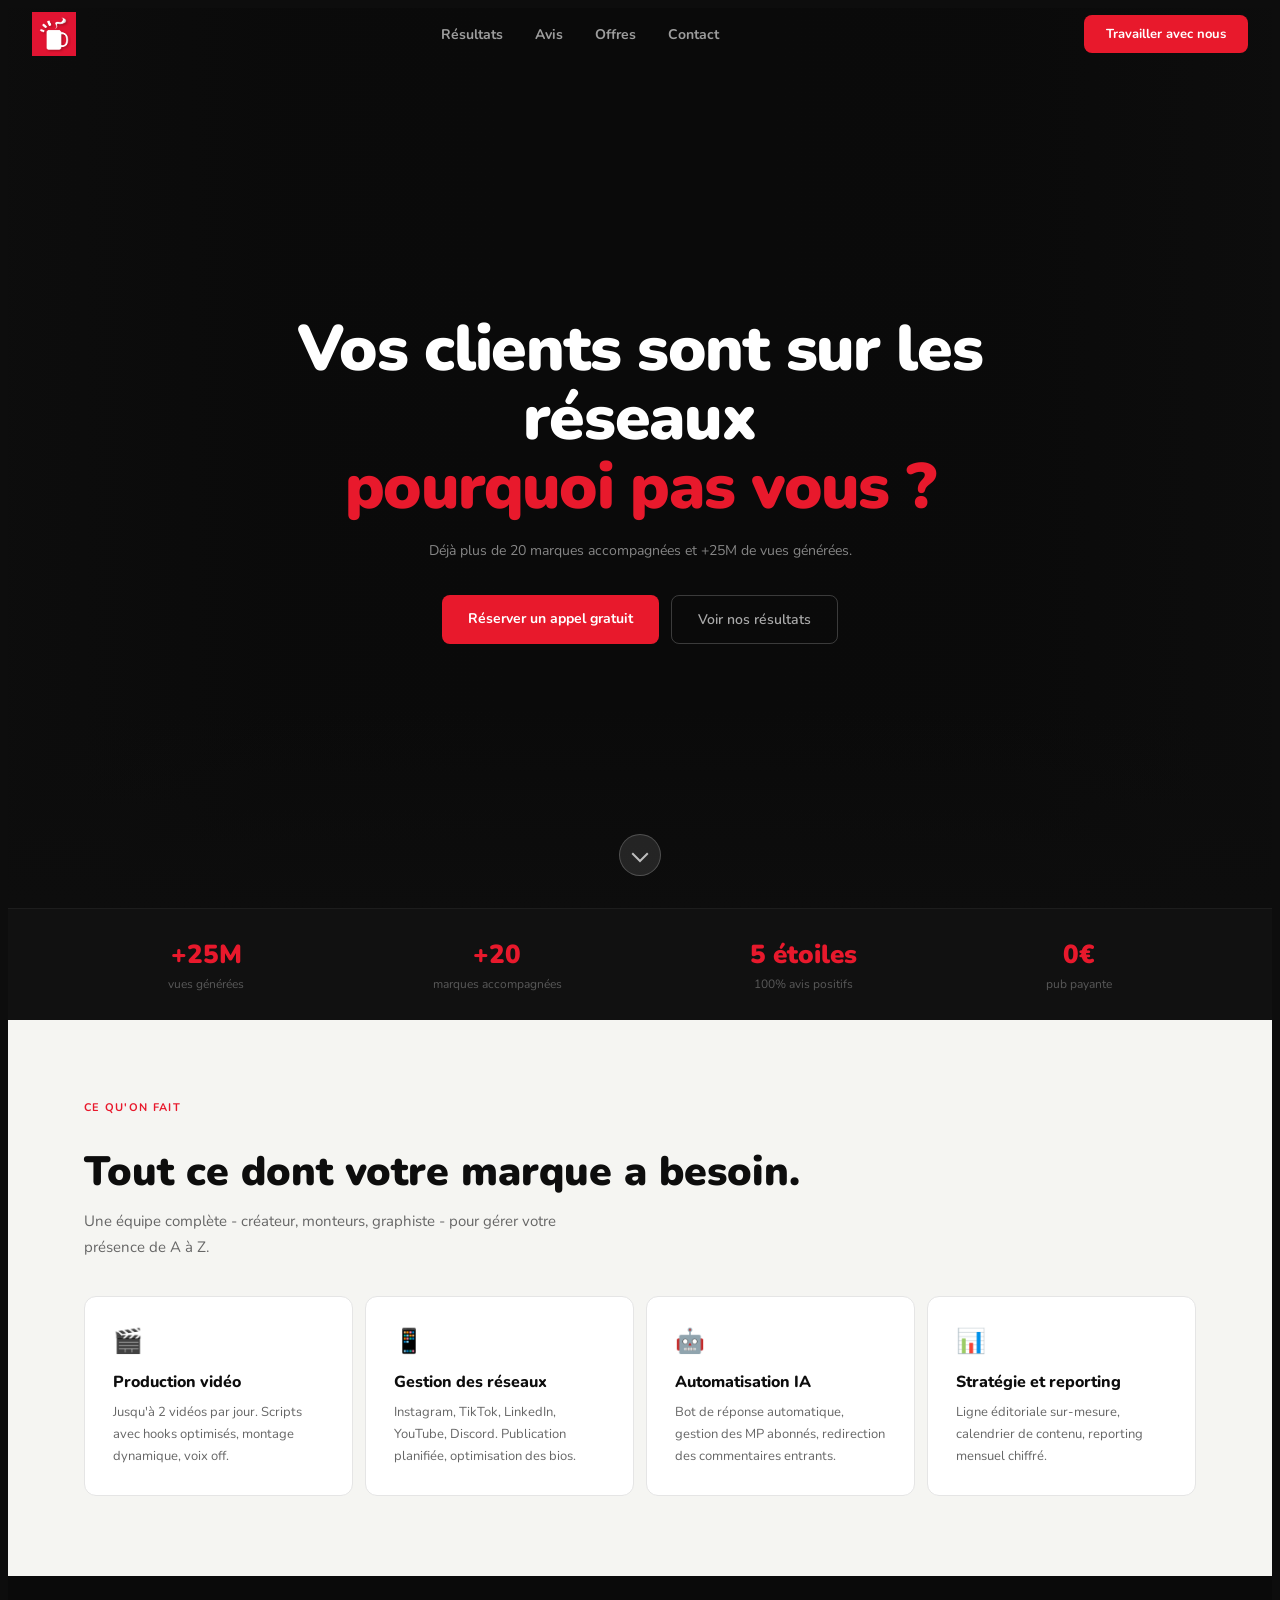
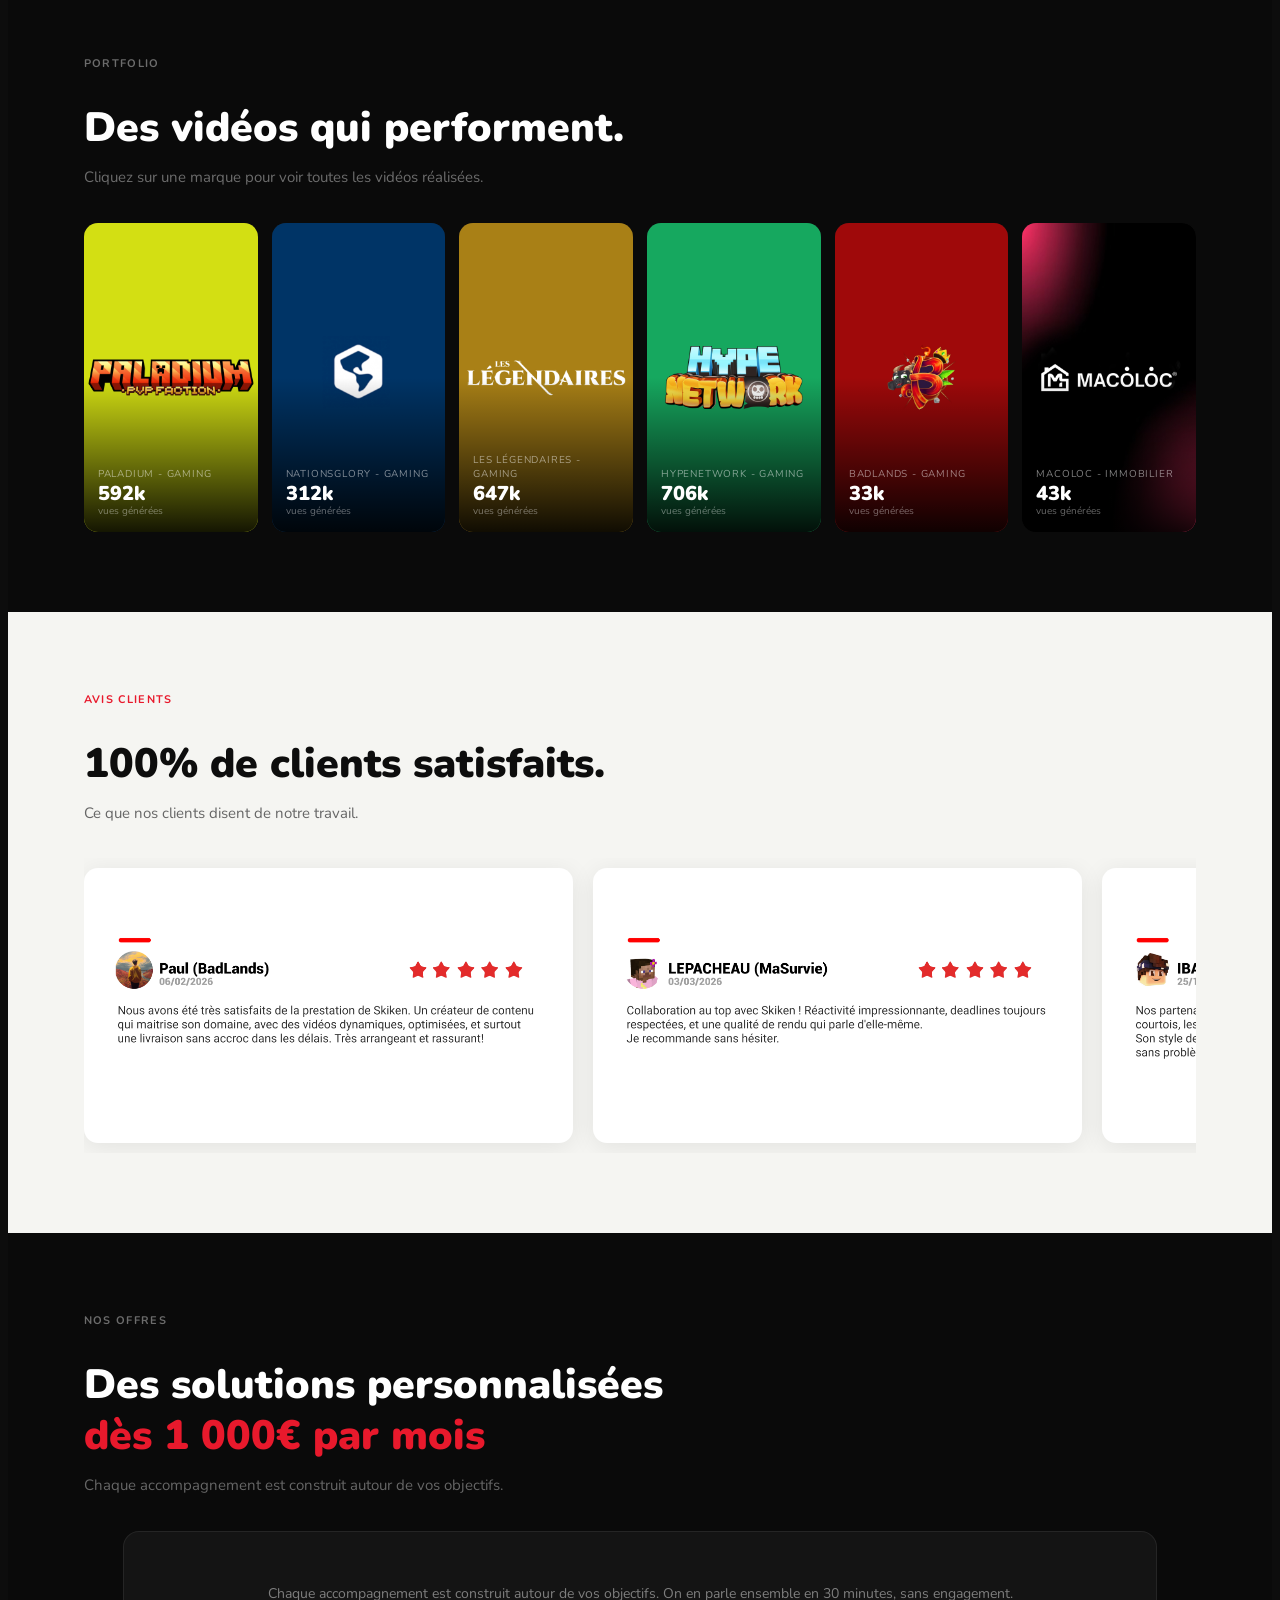
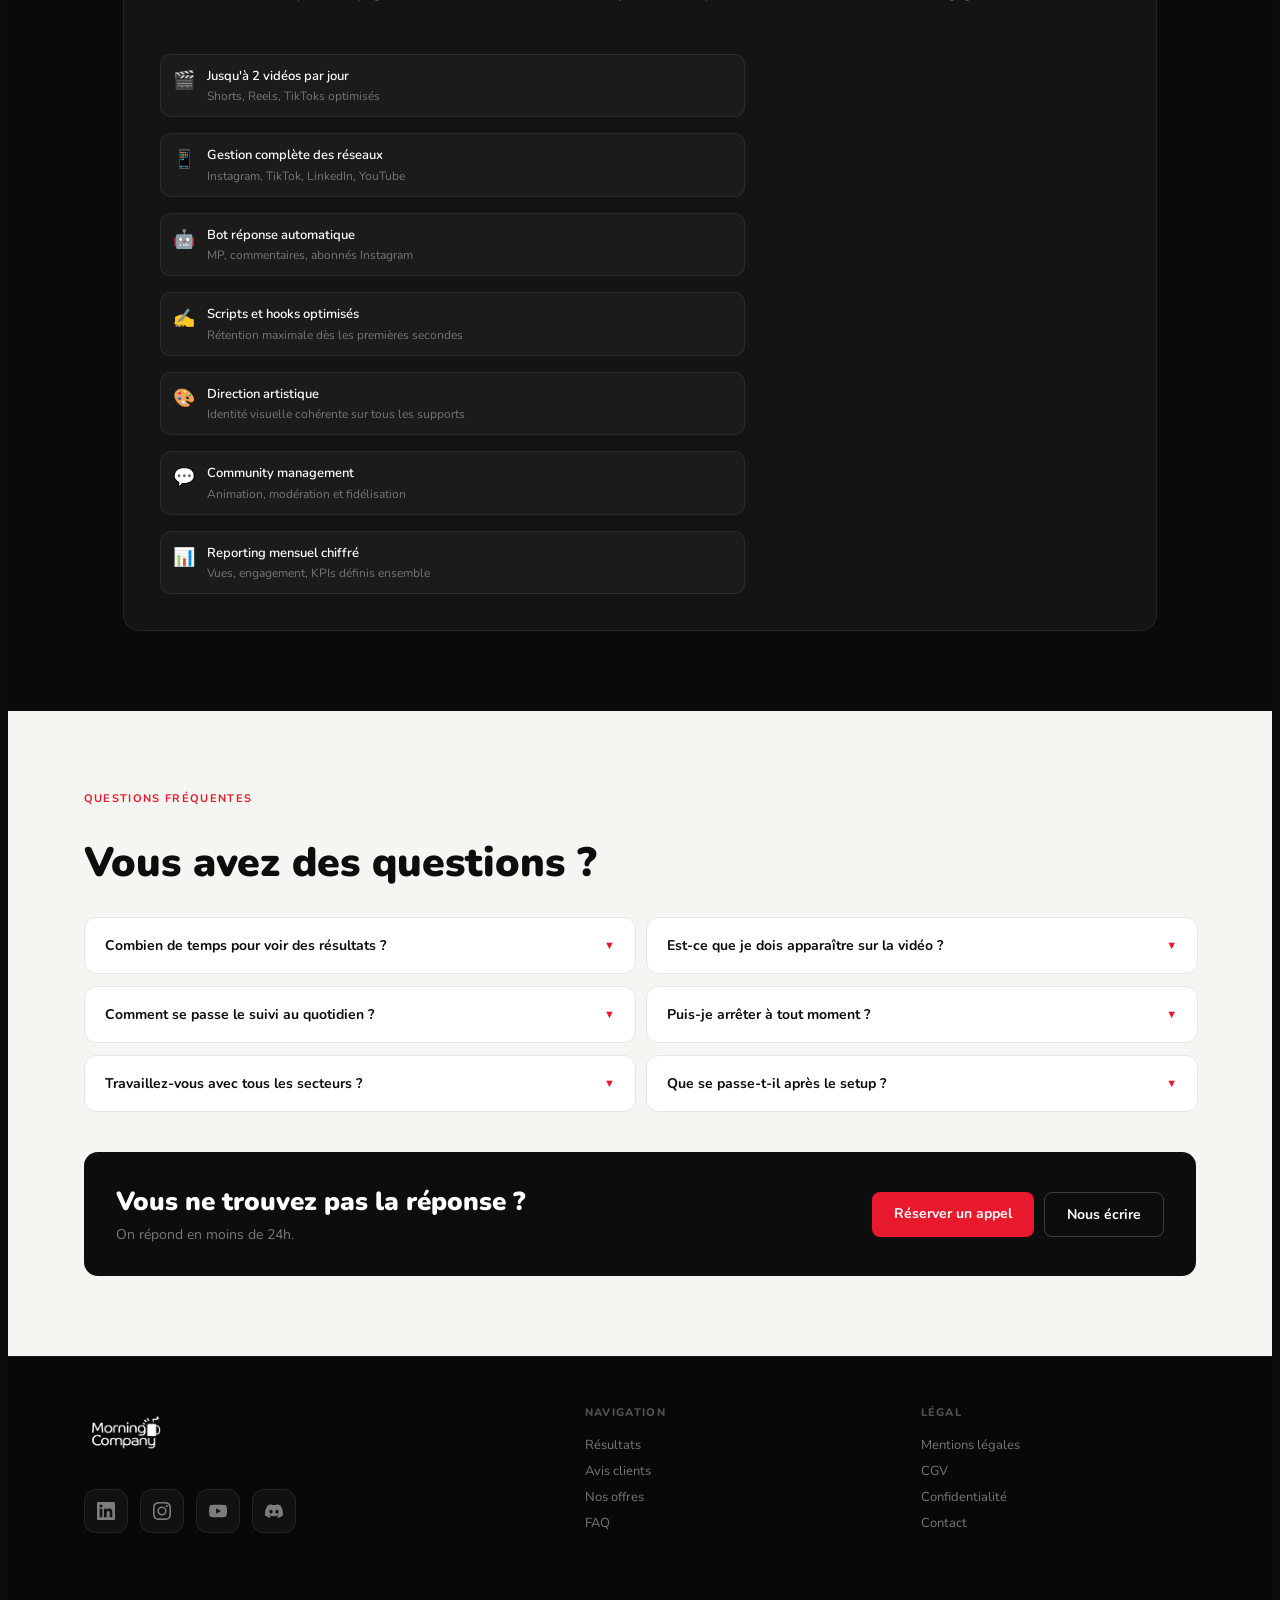
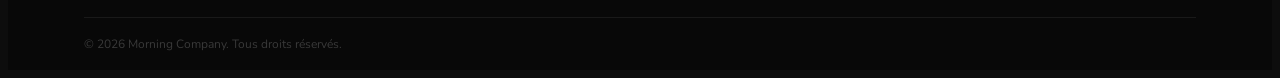
<file: index.html>
<!DOCTYPE html>
<html lang="fr">
<head>
<meta charset="UTF-8">
<meta name="viewport" content="width=device-width, initial-scale=1.0">
<title>Morning Company : Agence UGC</title>
<meta name="description" content="Morning Company : Agence UGC">
<link rel="icon" type="image/png" href="images/morning/logo-tasse.png">
<link rel="preconnect" href="https://fonts.googleapis.com">
<link href="https://fonts.googleapis.com/css2?family=Nunito:wght@400;500;600;700;800;900&display=swap" rel="stylesheet">
<link rel="stylesheet" href="style.css">
</head>
<!-- Google tag (gtag.js) -->
<script async src="https://www.googletagmanager.com/gtag/js?id=G-R1ZDBM3655"></script>
<script>
  window.dataLayer = window.dataLayer || [];
  function gtag(){dataLayer.push(arguments);}
  gtag('js', new Date());

  gtag('config', 'G-R1ZDBM3655');
</script>
<body>
<script src="load.js"></script>
<div id="header"></div>

<!-- HERO -->
<div class="hero">
  <div class="bg-carousel">
    <div class="bg-track" id="bgTrack1"></div>
    <div class="bg-track" id="bgTrack2"></div>
  </div>
  <div class="hero-ov-dark"></div>
  <div class="hero-ov-sides"></div>
  <div class="hero-ov-bottom"></div>
  <div class="hero-content">
    <h1>
      <span class="hero-line-1">Vos clients sont sur les réseaux</span>
      <span class="hero-line-2">pourquoi pas vous ?</span>
    </h1>
    <p class="hero-sub">Déjà plus de 20 marques accompagnées et +25M de vues générées.</p>
    <div class="hero-btns">
      <a href="https://calendly.com/contact-morningcompany/30min" target="_blank" class="btn-red">Réserver un appel gratuit</a>
      <a href="#resultats" class="btn-ghost">Voir nos résultats</a>
    </div>
  </div>
  <div class="scroll-hint" id="scrollHint">
    <div class="scroll-arrow-wrap"><div class="scroll-arrow"></div></div>
  </div>
</div>

<!-- STATS -->
<div class="stats-bar">
  <div class="stat"><div class="stat-n">+25M</div><div class="stat-l">vues générées</div></div>
  <div class="stat"><div class="stat-n">+20</div><div class="stat-l">marques accompagnées</div></div>
  <div class="stat"><div class="stat-n">5 étoiles</div><div class="stat-l">100% avis positifs</div></div>
  <div class="stat"><div class="stat-n">0€</div><div class="stat-l">pub payante</div></div>
</div>

<!-- SERVICES -->
<section class="section-gray" id="services">
  <div class="s-label s-label-dk">Ce qu'on fait</div>
  <h2 class="s-title s-title-dk">Tout ce dont votre marque a besoin.</h2>
  <p class="s-sub s-sub-dk" style="margin-bottom:36px">Une équipe complète - créateur, monteurs, graphiste - pour gérer votre présence de A à Z.</p>
  <div class="svc-grid">
    <div class="svc svc-light"><div class="svc-icon">🎬</div><div class="svc-name svc-name-dk">Production vidéo</div><div class="svc-desc svc-desc-dk">Jusqu'à 2 vidéos par jour. Scripts avec hooks optimisés, montage dynamique, voix off.</div></div>
    <div class="svc svc-light"><div class="svc-icon">📱</div><div class="svc-name svc-name-dk">Gestion des réseaux</div><div class="svc-desc svc-desc-dk">Instagram, TikTok, LinkedIn, YouTube, Discord. Publication planifiée, optimisation des bios.</div></div>
    <div class="svc svc-light"><div class="svc-icon">🤖</div><div class="svc-name svc-name-dk">Automatisation IA</div><div class="svc-desc svc-desc-dk">Bot de réponse automatique, gestion des MP abonnés, redirection des commentaires entrants.</div></div>
    <div class="svc svc-light"><div class="svc-icon">📊</div><div class="svc-name svc-name-dk">Stratégie et reporting</div><div class="svc-desc svc-desc-dk">Ligne éditoriale sur-mesure, calendrier de contenu, reporting mensuel chiffré.</div></div>
  </div>
</section>

<!-- PORTFOLIO -->
<section class="section-dark" id="resultats">
  <div class="s-label s-label-w">Portfolio</div>
  <h2 class="s-title s-title-w">Des vidéos qui performent.</h2>
  <p class="s-sub" style="margin-bottom:32px">Cliquez sur une marque pour voir toutes les vidéos réalisées.</p>
  <div class="port-grid">
    <div class="port-card" data-url="https://www.youtube.com/watch?v=IuIV3Cb0Mqs&list=PL3CdIvZmviUSHH9ybdQ5RD9KAFREJdEhq">
      <img class="port-thumb" src="images/presse/cover_paladium.jpg" alt="Paladium" loading="eager" onerror="if(this.src.includes('.jpg')){this.src=this.src.replace('.jpg','.png')}else{this.style.display='none'}">
      <div class="port-card-cursor"><div class="port-card-cursor-circle">▶</div></div>
      <div class="port-overlay"><div class="port-client-name">Paladium - Gaming</div><div class="port-stat">592k</div><div class="port-label">vues générées</div></div>
    </div>
    <div class="port-card" data-url="https://www.youtube.com/watch?v=nqMRZmwl0QE&list=PL3CdIvZmviURuCTDnUMGKYgmgR4g9nV1Y">
      <img class="port-thumb" src="images/presse/cover_nationsglory.jpg" alt="NationsGlory" loading="eager" onerror="if(this.src.includes('.jpg')){this.src=this.src.replace('.jpg','.png')}else{this.style.display='none'}">
      <div class="port-card-cursor"><div class="port-card-cursor-circle">▶</div></div>
      <div class="port-overlay"><div class="port-client-name">NationsGlory - Gaming</div><div class="port-stat">312k</div><div class="port-label">vues générées</div></div>
    </div>
    <div class="port-card" data-url="https://www.youtube.com/@tsumablox">
      <img class="port-thumb" src="images/presse/cover_legendaires.jpg" alt="Les Légendaires" loading="eager" onerror="if(this.src.includes('.jpg')){this.src=this.src.replace('.jpg','.png')}else{this.style.display='none'}">
      <div class="port-card-cursor"><div class="port-card-cursor-circle">▶</div></div>
      <div class="port-overlay"><div class="port-client-name">Les Légendaires - Gaming</div><div class="port-stat">647k</div><div class="port-label">vues générées</div></div>
    </div>
    <div class="port-card" data-url="https://www.youtube.com/watch?v=eFtxpiRCwdw&list=PL3CdIvZmviUTRMnwNWKeMuS2lHwNVv850">
      <img class="port-thumb" src="images/presse/cover_hypenetwork.jpg" alt="HypeNetwork" loading="eager" onerror="if(this.src.includes('.jpg')){this.src=this.src.replace('.jpg','.png')}else{this.style.display='none'}">
      <div class="port-card-cursor"><div class="port-card-cursor-circle">▶</div></div>
      <div class="port-overlay"><div class="port-client-name">HypeNetwork - Gaming</div><div class="port-stat">706k</div><div class="port-label">vues générées</div></div>
    </div>
    <div class="port-card" data-url="https://www.youtube.com/watch?v=eNBKplVTTgE&list=PL3CdIvZmviUQr-JhVwPgVXypGFdB-CYja">
      <img class="port-thumb" src="images/presse/cover_badlands.jpg" alt="BadLands" loading="eager" onerror="if(this.src.includes('.jpg')){this.src=this.src.replace('.jpg','.png')}else{this.style.display='none'}">
      <div class="port-card-cursor"><div class="port-card-cursor-circle">▶</div></div>
      <div class="port-overlay"><div class="port-client-name">BadLands - Gaming</div><div class="port-stat">33k</div><div class="port-label">vues générées</div></div>
    </div>
    <div class="port-card"  data-url="https://www.youtube.com/watch?v=rICJ7c6M8hc&list=PL3CdIvZmviUR1zTOG0r3VnYJJTfpMh7jV">
      <img class="port-thumb" src="images/presse/cover_macoloc.jpg" alt="Macoloc" loading="eager" onerror="if(this.src.includes('.jpg')){this.src=this.src.replace('.jpg','.png')}else{this.style.display='none'}">
      <div class="port-card-cursor"><div class="port-card-cursor-circle">▶</div></div>
      <div class="port-overlay"><div class="port-client-name">Macoloc - Immobilier</div><div class="port-stat">43k</div><div class="port-label">vues générées</div></div>
    </div>
  </div>
</section>

<!-- AVIS -->
<section class="section-gray" id="avis-section">
  <div class="s-label s-label-dk">Avis clients</div>
  <h2 class="s-title s-title-dk">100% de clients satisfaits.</h2>
  <p class="s-sub s-sub-dk" style="margin-bottom:32px">Ce que nos clients disent de notre travail.</p>
  <div class="avis-wrap">
    <div class="avis-track">
      <img class="avis-img" src="images/avis/avis1.png" alt="Avis client" loading="lazy">
      <img class="avis-img" src="images/avis/avis2.png" alt="Avis client" loading="lazy">
      <img class="avis-img" src="images/avis/avis3.png" alt="Avis client" loading="lazy">
      <img class="avis-img" src="images/avis/avis4.png" alt="Avis client" loading="lazy">
      <img class="avis-img" src="images/avis/avis1.png" alt="Avis client" loading="lazy">
      <img class="avis-img" src="images/avis/avis2.png" alt="Avis client" loading="lazy">
      <img class="avis-img" src="images/avis/avis3.png" alt="Avis client" loading="lazy">
      <img class="avis-img" src="images/avis/avis4.png" alt="Avis client" loading="lazy">
    </div>
  </div>
</section>

<section class="section-dark" id="offres">
  <div class="s-label s-label-w">Nos offres</div>
  <h2 class="s-title s-title-w">
    <span class="offre-line-1">Des solutions personnalisées</span>
    <span class="offre-line-2">dès 1 000€ par mois</span>
  </h2>
  <p class="s-sub s-sub-dk" style="margin-bottom:32px">Chaque accompagnement est construit autour de vos objectifs.</p>
  <div class="pricing-wrap">
    <!-- SOUS-TITRE -->
    <p class="pricing-subtitle">Chaque accompagnement est construit autour de vos objectifs. On en parle ensemble en 30 minutes, sans engagement.</p>

    <!-- COLONNE GAUCHE : FEATURES -->
    <div class="pricing-col pricing-col-left">
      <div class="pricing-feat"><div class="pricing-feat-icon">🎬</div><div><div class="pricing-feat-text">Jusqu'à 2 vidéos par jour</div><div class="pricing-feat-sub">Shorts, Reels, TikToks optimisés</div></div></div>
      <div class="pricing-feat"><div class="pricing-feat-icon">📱</div><div><div class="pricing-feat-text">Gestion complète des réseaux</div><div class="pricing-feat-sub">Instagram, TikTok, LinkedIn, YouTube</div></div></div>
      <div class="pricing-feat"><div class="pricing-feat-icon">🤖</div><div><div class="pricing-feat-text">Bot réponse automatique</div><div class="pricing-feat-sub">MP, commentaires, abonnés Instagram</div></div></div>
      <div class="pricing-feat"><div class="pricing-feat-icon">✍️</div><div><div class="pricing-feat-text">Scripts et hooks optimisés</div><div class="pricing-feat-sub">Rétention maximale dès les premières secondes</div></div></div>
      <div class="pricing-feat"><div class="pricing-feat-icon">🎨</div><div><div class="pricing-feat-text">Direction artistique</div><div class="pricing-feat-sub">Identité visuelle cohérente sur tous les supports</div></div></div>
      <div class="pricing-feat"><div class="pricing-feat-icon">💬</div><div><div class="pricing-feat-text">Community management</div><div class="pricing-feat-sub">Animation, modération et fidélisation</div></div></div>
      <div class="pricing-feat"><div class="pricing-feat-icon">📊</div><div><div class="pricing-feat-text">Reporting mensuel chiffré</div><div class="pricing-feat-sub">Vues, engagement, KPIs définis ensemble</div></div></div>
    </div>

    <!-- COLONNE DROITE : Calendly -->
    <div class="pricing-col pricing-col-right">
      <div id="calendly-embed"></div>
      <link href="https://assets.calendly.com/assets/external/widget.css" rel="stylesheet">
      <script src="https://assets.calendly.com/assets/external/widget.js" type="text/javascript" async></script>
      <script>
        window.addEventListener('load', function() {
          if (window.Calendly) {
            Calendly.initInlineWidget({
              url: 'https://calendly.com/contact-morningcompany/30min',
              parentElement: document.getElementById('calendly-embed'),
            });
          }
        });
      </script>
      <a href="https://calendly.com/contact-morningcompany/30min" target="_blank" class="faq-btn-cal mobile-cal-btn">Réserver un appel</a>
    </div>  
  </div>
</section>

<!-- FAQ -->
<section class="section-gray faq-section" id="contact">
  <div class="s-label s-label-dk">Questions fréquentes</div>
  <h2 class="s-title s-title-dk" style="margin-bottom:32px">Vous avez des questions ?</h2>
  <div class="faq-grid">
    <div class="faq-col">
      <div class="faq-item" onclick="this.classList.toggle('open')">
        <div class="faq-q">Combien de temps pour voir des résultats ? <span class="faq-q-chevron">▼</span></div>
        <div class="faq-a">En général, les premiers résultats significatifs apparaissent en moins de 4 semaines. C'est pourquoi nous recommandons de démarrer sur au moins 3 mois pour profiter pleinement de l'effet composé que proposent les réseaux sociaux.</div>
      </div>
      <div class="faq-item" onclick="this.classList.toggle('open')">
        <div class="faq-q">Comment se passe le suivi au quotidien ? <span class="faq-q-chevron">▼</span></div>
        <div class="faq-a">Vous avez un espace Discord dédié et un espace client en ligne. On livre, vous validez, on publie.</div>
      </div>
      <div class="faq-item" onclick="this.classList.toggle('open')">
        <div class="faq-q">Travaillez-vous avec tous les secteurs ? <span class="faq-q-chevron">▼</span></div>
        <div class="faq-a">On travaille principalement avec le gaming, l'immobilier, la formation et la tech. Mais on s'adapte selon les projets.</div>
      </div>
    </div>
    <div class="faq-col">
      <div class="faq-item" onclick="this.classList.toggle('open')">
        <div class="faq-q">Est-ce que je dois apparaître sur la vidéo ? <span class="faq-q-chevron">▼</span></div>
        <div class="faq-a">Non ! Enfin, comme vous le souhaitez. Si vous voulez créer un lien fort avec votre audience, on peut le faire. Dans tous les cas, on se charge de tout : script, production, montage et publication.</div>
      </div>
      <div class="faq-item" onclick="this.classList.toggle('open')">
        <div class="faq-q">Puis-je arrêter à tout moment ? <span class="faq-q-chevron">▼</span></div>
        <div class="faq-a">Nos contrats sont mensuels sans engagement. Vous pouvez arrêter avec un préavis de 30 jours, sans frais.</div>
      </div>
      <div class="faq-item" onclick="this.classList.toggle('open')">
        <div class="faq-q">Que se passe-t-il après le setup ? <span class="faq-q-chevron">▼</span></div>
        <div class="faq-a">Après la mise en place (1 à 2 semaines), la production démarre immédiatement. Un reporting mensuel est envoyé en fin de mois.</div>
      </div>
    </div>
  </div>
  <div class="faq-contact">
    <div>
      <div class="faq-contact-text">Vous ne trouvez pas la réponse ?</div>
      <div class="faq-contact-sub">On répond en moins de 24h.</div>
    </div>
    <div class="faq-contact-actions">
      <a href="https://calendly.com/contact-morningcompany/30min" target="_blank" class="faq-btn-cal">Réserver un appel</a>
      <a href="mailto:contact@morningcompany.fr" class="faq-btn-mail">Nous écrire</a>
    </div>
  </div>
</section>

<!-- FOOTER -->
<div class="footer" id="footer"></div>

<script src="functions.js"></script>
</body>
</html>
</file>
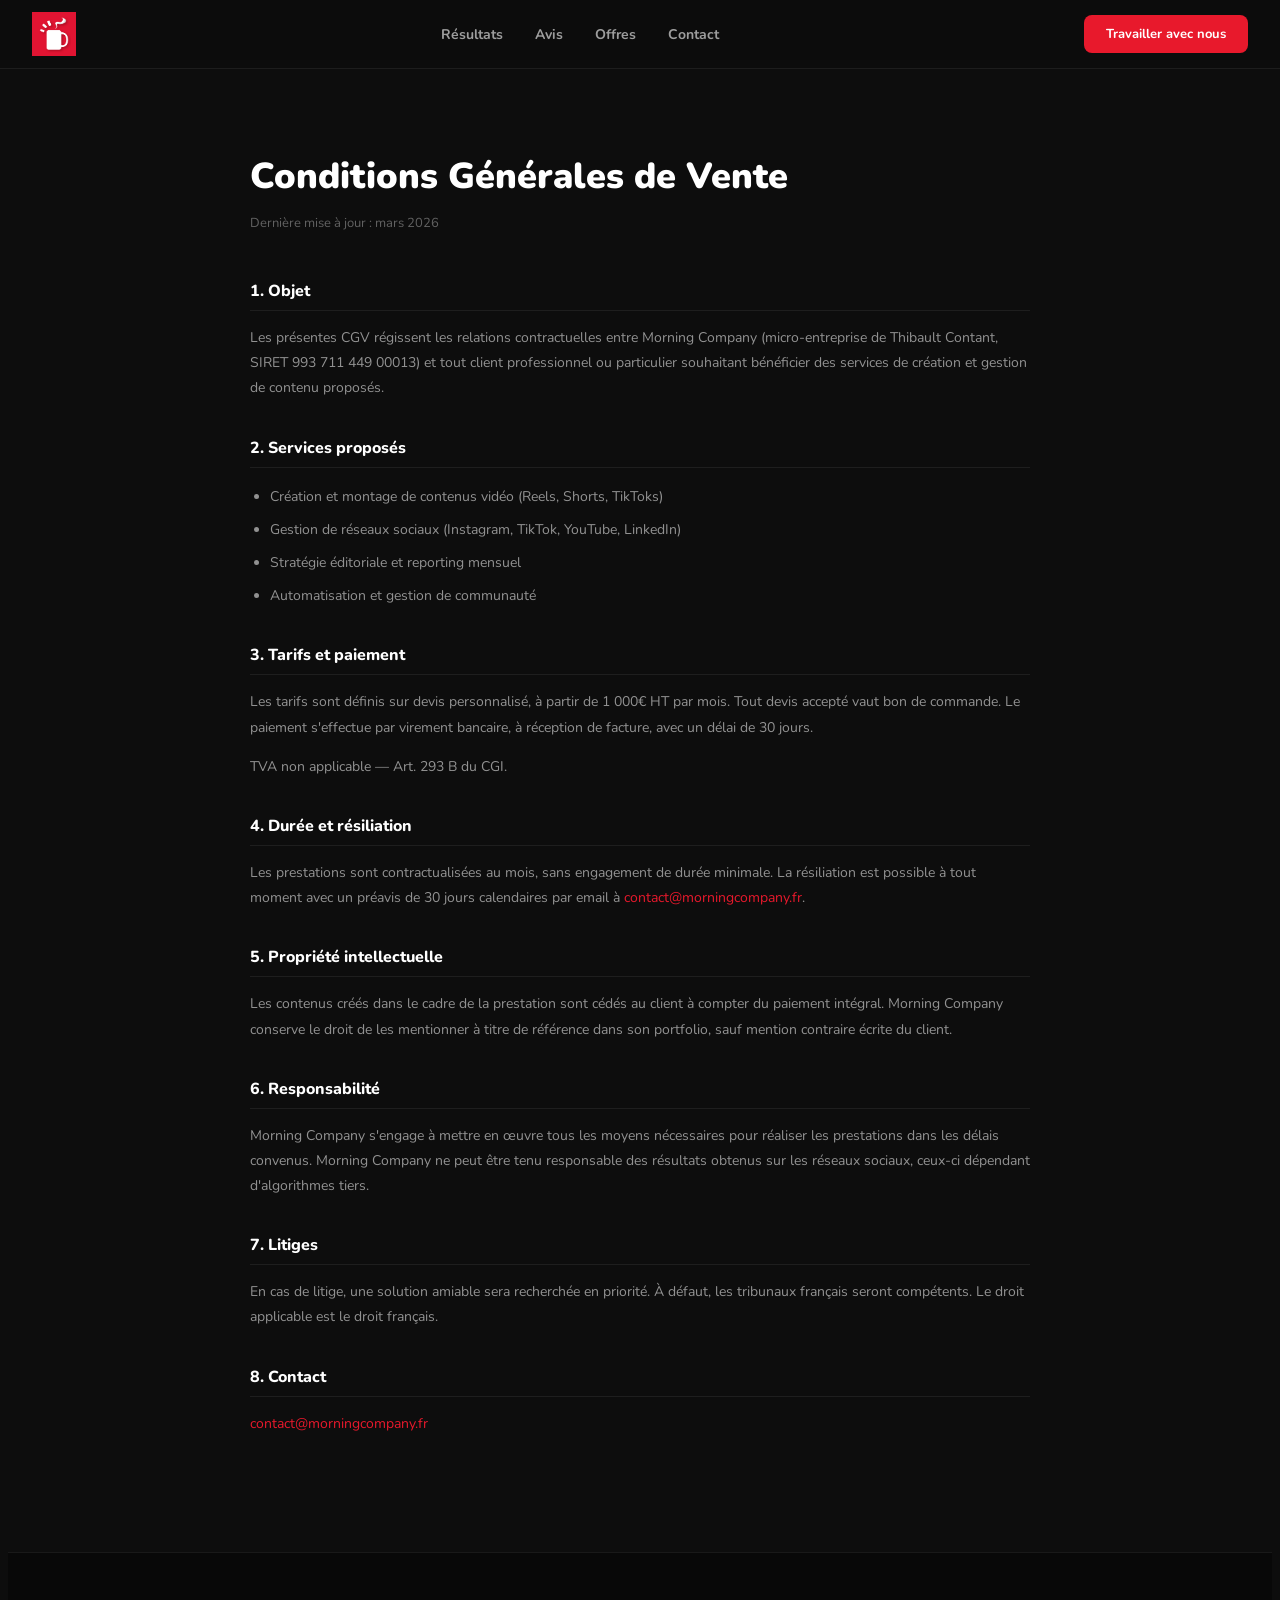
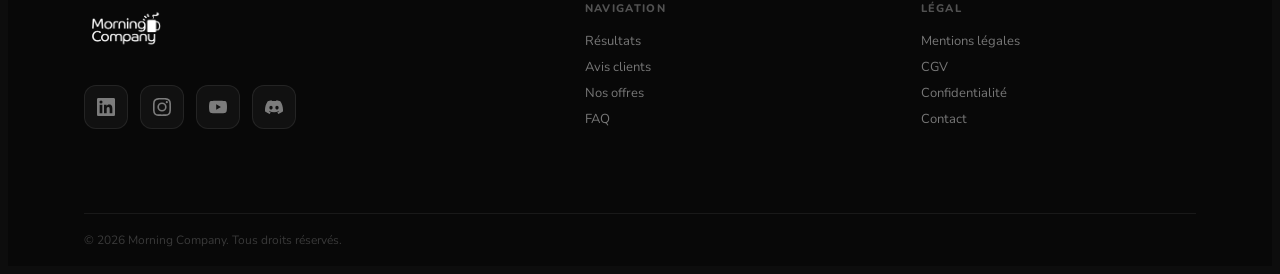
<file: cgv.html>
<!DOCTYPE html>
<html lang="fr">
<head>
<meta charset="UTF-8">
<meta name="viewport" content="width=device-width, initial-scale=1.0">
<title>CGV - Morning Company</title>
<link rel="icon" type="image/png" href="images/morning/logo-tasse.png">
<link href="https://fonts.googleapis.com/css2?family=Nunito:wght@400;600;700;800;900&display=swap" rel="stylesheet">
<link rel="stylesheet" href="style.css">
<style>
.legal-page { max-width: 780px; margin: 0 auto; padding: 120px 24px 80px; }
.legal-page h1 { font-size: 36px; font-weight: 900; color: var(--white); margin-bottom: 8px; }
.legal-page .updated { font-size: 13px; color: rgba(255,255,255,.35); margin-bottom: 48px; }
.legal-section { margin-bottom: 36px; }
.legal-section h2 { font-size: 16px; font-weight: 800; color: var(--white); margin-bottom: 12px; padding-bottom: 8px; border-bottom: 1px solid var(--border); }
.legal-section p, .legal-section li { font-size: 14px; color: rgba(255,255,255,.55); line-height: 1.8; margin-bottom: 8px; }
.legal-section ul { padding-left: 20px; }
.legal-section a { color: var(--red); text-decoration: none; }
</style>
</head>
<body>
<script src="load.js"></script>
<div id="header"></div>
<div class="legal-page">
  <h1>Conditions Générales de Vente</h1>
  <p class="updated">Dernière mise à jour : mars 2026</p>

  <div class="legal-section">
    <h2>1. Objet</h2>
    <p>Les présentes CGV régissent les relations contractuelles entre Morning Company (micro-entreprise de Thibault Contant, SIRET 993 711 449 00013) et tout client professionnel ou particulier souhaitant bénéficier des services de création et gestion de contenu proposés.</p>
  </div>

  <div class="legal-section">
    <h2>2. Services proposés</h2>
    <ul>
      <li>Création et montage de contenus vidéo (Reels, Shorts, TikToks)</li>
      <li>Gestion de réseaux sociaux (Instagram, TikTok, YouTube, LinkedIn)</li>
      <li>Stratégie éditoriale et reporting mensuel</li>
      <li>Automatisation et gestion de communauté</li>
    </ul>
  </div>

  <div class="legal-section">
    <h2>3. Tarifs et paiement</h2>
    <p>Les tarifs sont définis sur devis personnalisé, à partir de 1 000€ HT par mois. Tout devis accepté vaut bon de commande. Le paiement s'effectue par virement bancaire, à réception de facture, avec un délai de 30 jours.</p>
    <p>TVA non applicable — Art. 293 B du CGI.</p>
  </div>

  <div class="legal-section">
    <h2>4. Durée et résiliation</h2>
    <p>Les prestations sont contractualisées au mois, sans engagement de durée minimale. La résiliation est possible à tout moment avec un préavis de 30 jours calendaires par email à <a href="mailto:contact@morningcompany.fr">contact@morningcompany.fr</a>.</p>
  </div>

  <div class="legal-section">
    <h2>5. Propriété intellectuelle</h2>
    <p>Les contenus créés dans le cadre de la prestation sont cédés au client à compter du paiement intégral. Morning Company conserve le droit de les mentionner à titre de référence dans son portfolio, sauf mention contraire écrite du client.</p>
  </div>

  <div class="legal-section">
    <h2>6. Responsabilité</h2>
    <p>Morning Company s'engage à mettre en œuvre tous les moyens nécessaires pour réaliser les prestations dans les délais convenus. Morning Company ne peut être tenu responsable des résultats obtenus sur les réseaux sociaux, ceux-ci dépendant d'algorithmes tiers.</p>
  </div>

  <div class="legal-section">
    <h2>7. Litiges</h2>
    <p>En cas de litige, une solution amiable sera recherchée en priorité. À défaut, les tribunaux français seront compétents. Le droit applicable est le droit français.</p>
  </div>

  <div class="legal-section">
    <h2>8. Contact</h2>
    <p><a href="mailto:contact@morningcompany.fr">contact@morningcompany.fr</a></p>
  </div>
</div>
  <div id="footer"></div>

</body>
</html>
</file>
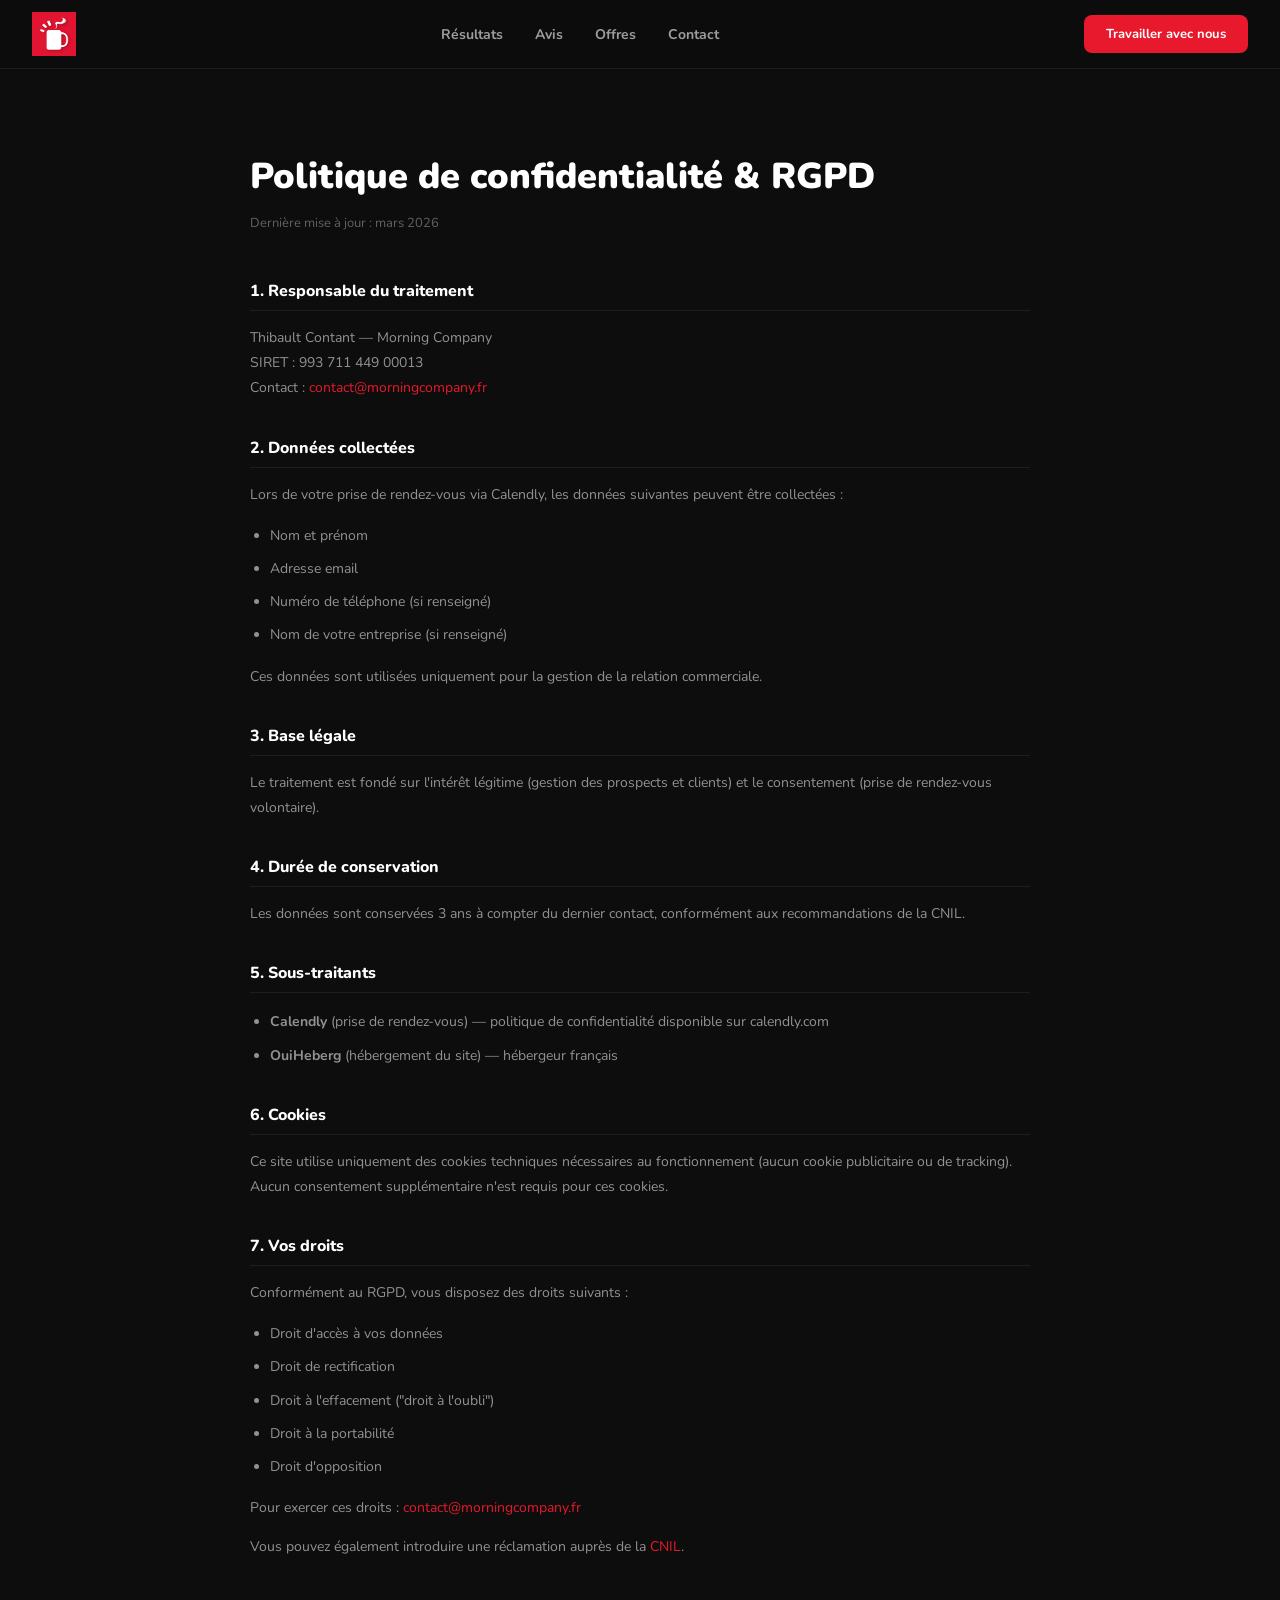
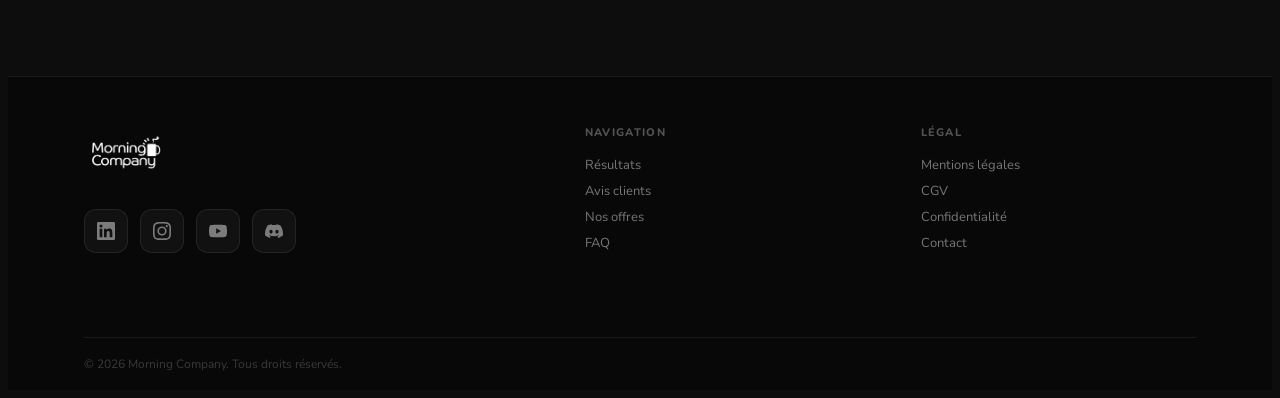
<file: confidentialite.html>
<!DOCTYPE html>
<html lang="fr">
<head>
<meta charset="UTF-8">
<meta name="viewport" content="width=device-width, initial-scale=1.0">
<title>Confidentialité & RGPD - Morning Company</title>
<link rel="icon" type="image/png" href="images/morning/logo-tasse.png">
<link href="https://fonts.googleapis.com/css2?family=Nunito:wght@400;600;700;800;900&display=swap" rel="stylesheet">
<link rel="stylesheet" href="style.css">
<style>
.legal-page { max-width: 780px; margin: 0 auto; padding: 120px 24px 80px; }
.legal-page h1 { font-size: 36px; font-weight: 900; color: var(--white); margin-bottom: 8px; }
.legal-page .updated { font-size: 13px; color: rgba(255,255,255,.35); margin-bottom: 48px; }
.legal-section { margin-bottom: 36px; }
.legal-section h2 { font-size: 16px; font-weight: 800; color: var(--white); margin-bottom: 12px; padding-bottom: 8px; border-bottom: 1px solid var(--border); }
.legal-section p, .legal-section li { font-size: 14px; color: rgba(255,255,255,.55); line-height: 1.8; margin-bottom: 8px; }
.legal-section ul { padding-left: 20px; }
.legal-section a { color: var(--red); text-decoration: none; }
</style>
</head>
<body>
<script src="load.js"></script>
<div id="header"></div>
<div class="legal-page">
  <h1>Politique de confidentialité & RGPD</h1>
  <p class="updated">Dernière mise à jour : mars 2026</p>

  <div class="legal-section">
    <h2>1. Responsable du traitement</h2>
    <p>Thibault Contant — Morning Company<br>
    SIRET : 993 711 449 00013<br>
    Contact : <a href="mailto:contact@morningcompany.fr">contact@morningcompany.fr</a></p>
  </div>

  <div class="legal-section">
    <h2>2. Données collectées</h2>
    <p>Lors de votre prise de rendez-vous via Calendly, les données suivantes peuvent être collectées :</p>
    <ul>
      <li>Nom et prénom</li>
      <li>Adresse email</li>
      <li>Numéro de téléphone (si renseigné)</li>
      <li>Nom de votre entreprise (si renseigné)</li>
    </ul>
    <p>Ces données sont utilisées uniquement pour la gestion de la relation commerciale.</p>
  </div>

  <div class="legal-section">
    <h2>3. Base légale</h2>
    <p>Le traitement est fondé sur l'intérêt légitime (gestion des prospects et clients) et le consentement (prise de rendez-vous volontaire).</p>
  </div>

  <div class="legal-section">
    <h2>4. Durée de conservation</h2>
    <p>Les données sont conservées 3 ans à compter du dernier contact, conformément aux recommandations de la CNIL.</p>
  </div>

  <div class="legal-section">
    <h2>5. Sous-traitants</h2>
    <ul>
      <li><strong>Calendly</strong> (prise de rendez-vous) — politique de confidentialité disponible sur calendly.com</li>
      <li><strong>OuiHeberg</strong> (hébergement du site) — hébergeur français</li>
    </ul>
  </div>

  <div class="legal-section">
    <h2>6. Cookies</h2>
    <p>Ce site utilise uniquement des cookies techniques nécessaires au fonctionnement (aucun cookie publicitaire ou de tracking). Aucun consentement supplémentaire n'est requis pour ces cookies.</p>
  </div>

  <div class="legal-section">
    <h2>7. Vos droits</h2>
    <p>Conformément au RGPD, vous disposez des droits suivants :</p>
    <ul>
      <li>Droit d'accès à vos données</li>
      <li>Droit de rectification</li>
      <li>Droit à l'effacement ("droit à l'oubli")</li>
      <li>Droit à la portabilité</li>
      <li>Droit d'opposition</li>
    </ul>
    <p>Pour exercer ces droits : <a href="mailto:contact@morningcompany.fr">contact@morningcompany.fr</a></p>
    <p>Vous pouvez également introduire une réclamation auprès de la <a href="https://www.cnil.fr" target="_blank">CNIL</a>.</p>
  </div>
</div>

 <div id="footer"></div>
</body>
</html>
</file>
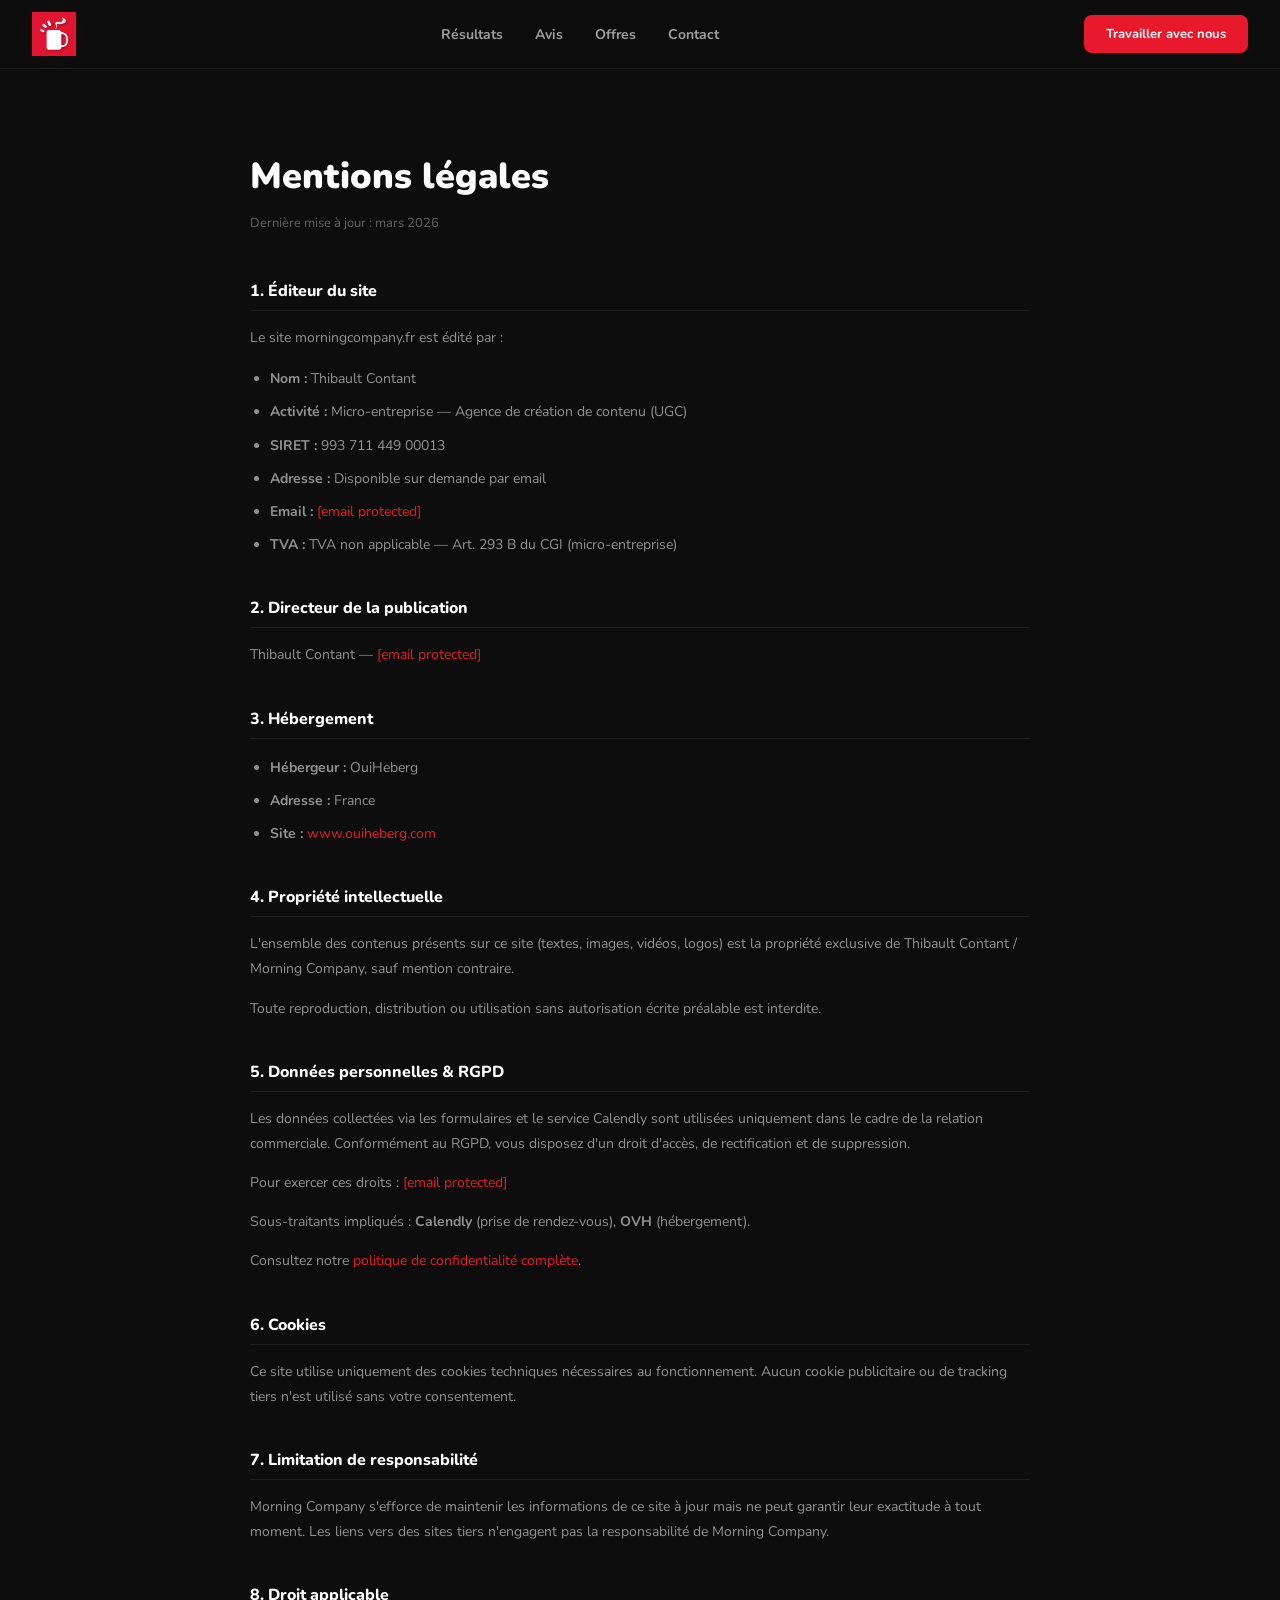
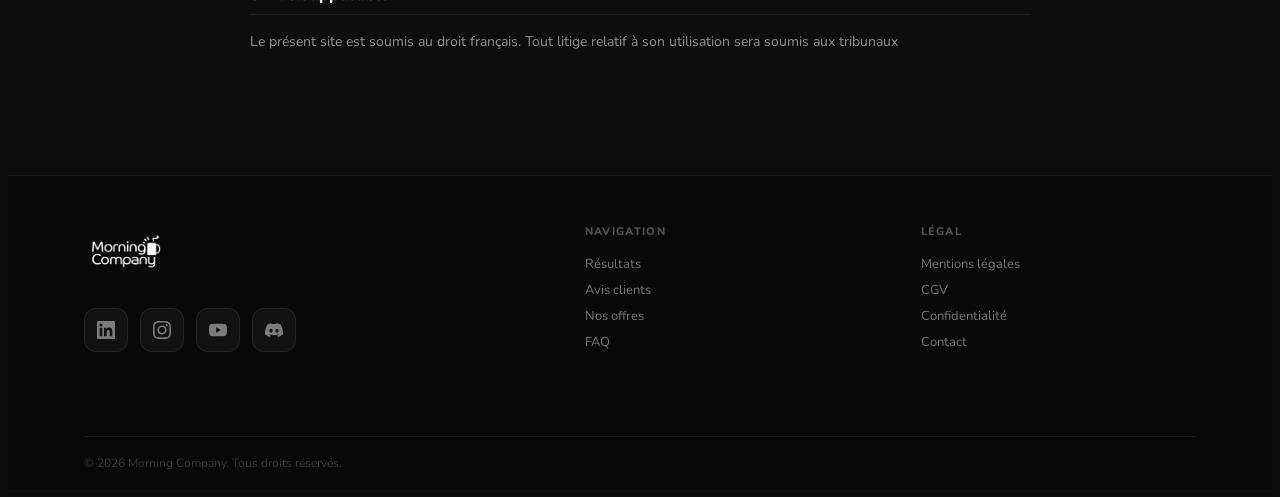
<file: mentions-legales.html>
<!DOCTYPE html>
<html lang="fr">
<head>
<meta charset="UTF-8">
<meta name="viewport" content="width=device-width, initial-scale=1.0">
<title>Mentions légales - Morning Company</title>
<link rel="icon" type="image/png" href="images/morning/logo-tasse.png">
<link href="https://fonts.googleapis.com/css2?family=Nunito:wght@400;600;700;800;900&display=swap" rel="stylesheet">
<link rel="stylesheet" href="style.css">
<style>
.legal-page { max-width: 780px; margin: 0 auto; padding: 120px 24px 80px; }
.legal-page h1 { font-size: 36px; font-weight: 900; color: var(--white); margin-bottom: 8px; }
.legal-page .updated { font-size: 13px; color: rgba(255,255,255,.35); margin-bottom: 48px; }
.legal-section { margin-bottom: 40px; }
.legal-section h2 { font-size: 16px; font-weight: 800; color: var(--white); margin-bottom: 12px; padding-bottom: 8px; border-bottom: 1px solid var(--border); }
.legal-section p, .legal-section li { font-size: 14px; color: rgba(255,255,255,.55); line-height: 1.8; margin-bottom: 8px; }
.legal-section ul { padding-left: 20px; }
.legal-section a { color: var(--red); text-decoration: none; }
.legal-section a:hover { text-decoration: underline; }
</style>
</head>
<body> 
  <script src="load.js"></script>
  <div id="header"></div>
  <div id="nav-placeholder"></div>
    <nav id="navbar" class="scrolled">
      <a href="index.html" class="nav-logo">
        <img class="logo-desktop" src="images/morning/logo-tasse.png" alt="Morning Company">
      </a>
      <div class="nav-links">
        <a href="index.html#resultats">Résultats</a>
        <a href="index.html#avis-section">Avis</a>
        <a href="index.html#offres">Offres</a>
        <a href="index.html#contact">Contact</a>
      </div>
      <div class="nav-right">
        <a href="https://calendly.com/contact-morningcompany/30min" target="_blank" class="nav-cta">Travailler avec nous</a>
      </div>
    </nav>
    <div class="legal-page">
      <h1>Mentions légales</h1>
      <p class="updated">Dernière mise à jour : mars 2026</p>

      <div class="legal-section">
        <h2>1. Éditeur du site</h2>
        <p>Le site morningcompany.fr est édité par :</p>
        <ul>
          <li><strong>Nom :</strong> Thibault Contant</li>
          <li><strong>Activité :</strong> Micro-entreprise — Agence de création de contenu (UGC)</li>
          <li><strong>SIRET :</strong> 993 711 449 00013</li>
          <li><strong>Adresse :</strong> Disponible sur demande par email</li>
          <li><strong>Email :</strong> <a href="/cdn-cgi/l/email-protection#0764686973666473476a6875696e696064686a7766697e296175"><span class="__cf_email__" data-cfemail="88ebe7e6fce9ebfcc8e5e7fae6e1e6efebe7e5f8e9e6f1a6eefa">[email&#160;protected]</span></a></li>
          <li><strong>TVA :</strong> TVA non applicable — Art. 293 B du CGI (micro-entreprise)</li>
        </ul>
      </div>

      <div class="legal-section">
        <h2>2. Directeur de la publication</h2>
        <p>Thibault Contant — <a href="/cdn-cgi/l/email-protection#c6a5a9a8b2a7a5b286aba9b4a8afa8a1a5a9abb6a7a8bfe8a0b4"><span class="__cf_email__" data-cfemail="fe9d91908a9f9d8abe93918c909790999d91938e9f9087d0988c">[email&#160;protected]</span></a></p>
      </div>

      <div class="legal-section">
        <h2>3. Hébergement</h2>
        <ul>
          <li><strong>Hébergeur :</strong> OuiHeberg</li>
          <li><strong>Adresse :</strong> France</li>
          <li><strong>Site :</strong> <a href="https://www.ouiheberg.com" target="_blank">www.ouiheberg.com</a></li>
        </ul>
      </div>

      <div class="legal-section">
        <h2>4. Propriété intellectuelle</h2>
        <p>L'ensemble des contenus présents sur ce site (textes, images, vidéos, logos) est la propriété exclusive de Thibault Contant / Morning Company, sauf mention contraire.</p>
        <p>Toute reproduction, distribution ou utilisation sans autorisation écrite préalable est interdite.</p>
      </div>

      <div class="legal-section">
        <h2>5. Données personnelles & RGPD</h2>
        <p>Les données collectées via les formulaires et le service Calendly sont utilisées uniquement dans le cadre de la relation commerciale. Conformément au RGPD, vous disposez d'un droit d'accès, de rectification et de suppression.</p>
        <p>Pour exercer ces droits : <a href="/cdn-cgi/l/email-protection#7f1c10110b1e1c0b3f12100d111611181c10120f1e110651190d"><span class="__cf_email__" data-cfemail="75161a1b0114160135181a071b1c1b12161a1805141b0c5b1307">[email&#160;protected]</span></a></p>
        <p>Sous-traitants impliqués : <strong>Calendly</strong> (prise de rendez-vous), <strong>OVH</strong> (hébergement).</p>
        <p>Consultez notre <a href="confidentialite.html">politique de confidentialité complète</a>.</p>
      </div>

      <div class="legal-section">
        <h2>6. Cookies</h2>
        <p>Ce site utilise uniquement des cookies techniques nécessaires au fonctionnement. Aucun cookie publicitaire ou de tracking tiers n'est utilisé sans votre consentement.</p>
      </div>

      <div class="legal-section">
        <h2>7. Limitation de responsabilité</h2>
        <p>Morning Company s'efforce de maintenir les informations de ce site à jour mais ne peut garantir leur exactitude à tout moment. Les liens vers des sites tiers n'engagent pas la responsabilité de Morning Company.</p>
      </div>

      <div class="legal-section">
        <h2>8. Droit applicable</h2>
        <p>Le présent site est soumis au droit français. Tout litige relatif à son utilisation sera soumis aux tribunaux  </p>
      </div>
  </div>
  <!-- FOOTER -->
  <div id="footer"></div>
</body>
</html>
</file>
<file: style.css>
@import url('https://fonts.googleapis.com/css2?family=Nunito:wght@400;500;600;700;800;900&display=swap');

/* ── VARIABLES ── */
:root { --red:#E8192C; --dark:#0D0D0D; --panel:#141414; --white:#fff; --gray:#F5F5F2; --border:rgba(255,255,255,0.07); --font:'Nunito',sans-serif; }

/* ── BASE ── */
html { scroll-behavior:smooth; }
body { font-family:var(--font); background:var(--dark); color:var(--white); overflow-x:hidden; }

/* ── NAV ── */
nav { position:fixed; top:0; left:0; right:0; z-index:200; height:68px; padding:0 32px; display:grid; grid-template-columns:auto 1fr auto; align-items:center; gap:24px; transition:background .3s; }
nav.scrolled { background:rgba(13,13,13,0.97); backdrop-filter:blur(14px); border-bottom:1px solid var(--border); }

/* NAV ELEMENTS */
.nav-logo { text-decoration:none; display:flex; align-items:center; }
.logo-desktop { height:44px; width:auto; display:block; object-fit:contain; }
.logo-mobile { height:44px; width:auto; display:none; object-fit:contain; }
.nav-links { display:flex; gap:32px; justify-content:center; }
.nav-links a { font-size:14px; font-weight:700; color:rgba(255,255,255,.6); text-decoration:none; transition:color .2s; white-space:nowrap; }
.nav-links a:hover { color:var(--white); }
.nav-right { display:flex; align-items:center; gap:12px; justify-content:flex-end; }
.nav-cta { font-size:13px; font-weight:700; background:var(--red); color:var(--white); padding:10px 22px; border-radius:8px; text-decoration:none; transition:opacity .2s; white-space:nowrap; }
.nav-cta:hover { opacity:.85; }

/* ── BURGER ── */
.nav-burger { display:none; flex-direction:column; gap:5px; cursor:pointer; }
.nav-burger span { width:24px; height:2px; background:white; display:block; transition:all .3s ease; transform-origin:center; }

/* Animation vers la croix */
.nav-burger.active span:nth-child(1) { transform:translateY(7px) rotate(45deg); }
.nav-burger.active span:nth-child(2) { opacity:0; }
.nav-burger.active span:nth-child(3) { transform:translateY(-7px) rotate(-45deg); }

/* Responsive Burger */
@media (max-width: 768px) {
  #navLinks {
    display: none; /* CACHÉ par défaut */
    flex-direction: column;
    position: fixed;
    top: 0;
    left: 0;
    width: 100%;
    height: 100vh;
    background: rgba(0,0,0,0.95);
    z-index: 999;
  }

  /* AFFICHÉ seulement quand la classe .open est là */
  #navLinks.open {
    display: flex !important;
  }
}

/* ── NAV ANIMATION ── */
nav { transition:background .3s ease, transform .3s ease, opacity .3s ease; }
nav.hidden { transform:translateY(-100%); opacity:0; }
nav.visible { transform:translateY(0); opacity:1; }

/* ── MOBILE ── */
@media (max-width:700px){
nav { grid-template-columns:1fr auto 1fr; align-items:center; background:rgba(13,13,13,0.97); backdrop-filter:blur(14px); border-bottom:1px solid var(--border); }
.nav-logo { grid-column:2; justify-self:center; }
.nav-burger { display:flex; grid-column:3; justify-self:end; }
.nav-right { display:none; }
.nav-links { position:absolute; top:68px; left:0; right:0; background:rgba(13,13,13,0.98); backdrop-filter:blur(14px); flex-direction:column; align-items:center; gap:20px; padding:20px 0; display:flex; opacity:0; transform:translateY(-10px); pointer-events:none; transition:all .35s ease; }
.nav-links.active { opacity:1; transform:translateY(0); pointer-events:auto; }
}
/* ── HERO ── */
.hero { position:relative; width:100%; height:100vh; display:flex; align-items:center; justify-content:center; text-align:center; overflow:hidden; }

/* HERO BACKGROUND */
.bg-carousel { position:absolute; inset:0; overflow:hidden; z-index:0; display:flex; flex-direction:column; gap:8px; padding:8px 0; }
.bg-track { display:flex; flex:1; width:max-content; gap:8px; }
.bg-track:nth-child(1) { animation:scrollBg 50s linear infinite; }
.bg-track:nth-child(2) { animation:scrollBg2 60s linear infinite; }
.bg-track:nth-child(3) { animation:scrollBg 55s linear infinite; }
.bg-track video { height:100%; width:auto; aspect-ratio:9/16; object-fit:cover; flex-shrink:0; border-radius:14px; filter:brightness(.55); }

@keyframes scrollBg { 0%{transform:translateX(0)} 100%{transform:translateX(-50%)} }
@keyframes scrollBg2 { 0%{transform:translateX(-50%)} 100%{transform:translateX(0)} }

/* HERO OVERLAY */
.hero-ov-dark { position:absolute; inset:0; background:rgba(0,0,0,.25); z-index:2; }
.hero-ov-sides { position:absolute; inset:0; z-index:2; background:linear-gradient(to right, rgba(13,13,13,.9) 0%, rgba(13,13,13,.1) 20%, transparent 40%, transparent 60%, rgba(13,13,13,.1) 80%, rgba(13,13,13,.9) 100%); }
.hero-ov-bottom { position:absolute; bottom:0; left:0; right:0; height:200px; z-index:2; background:linear-gradient(to bottom, transparent, var(--dark)); }

.hero-content { position:relative; }
.hero-content { z-index:10; }
.hero-content { padding:0 5%; }
.hero-content { max-width:860px; }

.hero h1 { font-weight:900; }
.hero h1 { font-size:clamp(20px,5vw,64px); }
.hero h1 { line-height:1.08; }
.hero h1 { letter-spacing:-.02em; }
.hero h1 { color:var(--white); }
.hero h1 { margin-bottom:18px; }
.hero h1 { display:flex; }
.hero h1 { flex-direction:column; }
.hero h1 { align-items:center; }
.hero h1 { white-space:normal; }
.hero h1 { overflow:visible; }
.hero h1 { text-overflow:unset; }
.hero h1 { text-align:center; }

.hero-line-1 { color:var(--white); }
.hero-line-2 { color:var(--red); }

.hero-sub { font-size:clamp(13px,1.1vw,16px); }
.hero-sub { color:rgba(255,255,255,.5); }
.hero-sub { line-height:1.6; }
.hero-sub { margin:0 auto 32px; }
.hero-sub { white-space:normal; }
.hero-sub { text-align:center; }

.hero-btns { display:flex; }
.hero-btns { gap:12px; }
.hero-btns { justify-content:center; }
.hero-btns { flex-wrap:wrap; }

.btn-red { font-size:14px; }
.btn-red { font-weight:700; }
.btn-red { background:var(--red); }
.btn-red { color:var(--white); }
.btn-red { padding:14px 26px; }
.btn-red { border-radius:8px; }
.btn-red { text-decoration:none; }
.btn-red { transition:opacity .2s; }

.btn-red:hover { opacity:.85; }

.btn-ghost { font-size:14px; }
.btn-ghost { font-weight:600; }
.btn-ghost { color:rgba(255,255,255,.65); }
.btn-ghost { border:1px solid rgba(255,255,255,.2); }
.btn-ghost { padding:14px 26px; }
.btn-ghost { border-radius:8px; }
.btn-ghost { text-decoration:none; }
.btn-ghost { transition:all .2s; }

.btn-ghost:hover { border-color:rgba(255,255,255,.5); }
.btn-ghost:hover { color:var(--white); }

@media (max-width:700px) {
.hero h1 { font-size:clamp(18px,7vw,36px); line-height:1.15;}
.hero-sub { font-size:14px; }
.hero-content { padding:0 8%; }
}
/* HERO SCROLL */
.scroll-hint { position:absolute; bottom:32px; left:50%; transform:translateX(-50%); z-index:10; transition:opacity .5s; }
.scroll-hint.hidden { opacity:0; pointer-events:none; }
.scroll-arrow-wrap { width:40px; height:40px; border-radius:50%; background:rgba(255,255,255,.1); border:1px solid rgba(255,255,255,.2); display:flex; align-items:center; justify-content:center; animation:bounce 2s infinite; }
.scroll-arrow { width:10px; height:10px; border-right:2px solid rgba(255,255,255,.7); border-bottom:2px solid rgba(255,255,255,.7); transform:rotate(45deg); margin-top:-3px; }

@keyframes bounce { 0%,100%{transform:translateY(0)} 50%{transform:translateY(4px)} }
@keyframes fadeUp { from{opacity:0; transform:translateY(20px)} to{opacity:1; transform:translateY(0)} }

/* ── STATS ── */
.stats-bar { background:#111; border-top:1px solid rgba(255,255,255,.05); padding:28px 6%; display:flex; justify-content:space-around; flex-wrap:wrap; gap:20px; }
.stat { text-align:center; }
.stat-n { font-weight:900; font-size:26px; color:var(--red); }
.stat-l { font-size:12px; color:rgba(255,255,255,.3); margin-top:4px; }

/* ── SECTIONS ── */
section { padding:80px 6%; }
.section-dark { background:#0a0a0a; }
.section-gray { background:var(--gray); }
.s-label { font-size:11px; font-weight:700; text-transform:uppercase; letter-spacing:.12em; color:var(--red); margin-bottom:10px; }
.s-label-w { color:rgba(255,255,255,.4); }
.s-label-dk { color:var(--red); }
.s-title { font-weight:900; font-size:clamp(24px,3.2vw,46px); line-height:1.1; margin-bottom:14px; }
.s-title-w { color:var(--white); }
.s-title-dk { color:var(--dark); }
.s-sub { font-size:15px; color:rgba(255,255,255,.4); line-height:1.7; max-width:520px; margin-bottom:44px; }
.s-sub-dk { color:#666; }
/* ── SERVICES ── */

/* GRID */
.svc-grid { display:grid; grid-template-columns:repeat(auto-fill, minmax(260px,1fr)); gap:12px; }

/* CARD */
.svc { padding:28px; border-radius:12px; border:1px solid var(--border); transition:background .2s; }
.svc:hover { background:rgba(255,255,255,.03); }
.svc-light { background:var(--white) !important; border:1px solid #e5e5e5 !important; }
.svc-light:hover { background:#f9f9f9 !important; }

/* CONTENT */
.svc-icon { font-size:24px; margin-bottom:14px; }
.svc-name { font-size:16px; font-weight:800; color:var(--white); margin-bottom:8px; }
.svc-name-dk { color:var(--dark) !important; }
.svc-desc { font-size:13px; color:rgba(255,255,255,.4); line-height:1.7; }
.svc-desc-dk { color:#666 !important; }


/* ── PORTFOLIO ── */

/* GRID */
.port-grid { display:grid; grid-template-columns:repeat(auto-fill, minmax(170px,1fr)); gap:14px; }

/* CARD */
.port-card { aspect-ratio:9/16; border-radius:14px; overflow:hidden; position:relative; cursor:pointer; background:#1a1a1a; transition:transform .25s, box-shadow .25s; }
.port-card:hover { transform:scale(1.03); box-shadow:0 12px 40px rgba(0,0,0,.5); }

/* MEDIA */
.port-thumb { position:absolute; inset:0; width:100%; height:100%; object-fit:cover; display:block; background:#1a1a1a; }

/* OVERLAY */
.port-overlay { position:absolute; inset:0; z-index:2; background:linear-gradient(to top, rgba(0,0,0,.9) 0%, transparent 50%); display:flex; flex-direction:column; justify-content:flex-end; padding:14px; pointer-events:none; }

/* TEXT */
.port-client-name { font-size:10px; color:rgba(255,255,255,.5); text-transform:uppercase; letter-spacing:.08em; margin-bottom:3px; }
.port-stat { font-weight:900; font-size:20px; color:var(--white); line-height:1; }
.port-label { font-size:10px; color:rgba(255,255,255,.4); }

/* CURSOR */
.port-card-cursor { position:absolute; inset:0; z-index:3; display:flex; align-items:center; justify-content:center; opacity:0; transition:opacity .2s; pointer-events:none; }
.port-card:hover .port-card-cursor { opacity:1; }
.port-card-cursor-circle { width:64px; height:64px; border-radius:50%; background:rgba(232,25,44,.9); display:flex; align-items:center; justify-content:center; font-size:18px; color:var(--white); }


/* ── AVIS ── */

/* WRAP */
.avis-wrap { overflow:hidden; padding:10px 0; }

/* TRACK */
.avis-track { display:flex; gap:20px; width:max-content; animation:scrollAvis 40s linear infinite; align-items:center; }
.avis-track:hover { animation-play-state:paused; }

/* ITEM */
.avis-img { flex-shrink:0; height:275px; width:auto; border-radius:14px; object-fit:contain; background:var(--white); box-shadow:0 4px 24px rgba(0,0,0,.08); cursor:pointer; transition:transform .3s ease, box-shadow .3s ease; }
.avis-img:hover { transform:scale(1.06); box-shadow:0 12px 40px rgba(0,0,0,.18); }

/* ANIMATION */
@keyframes scrollAvis { 0%{transform:translateX(0)} 100%{transform:translateX(-50%)} }


/* ── OFFRES ── */

/* WRAP */
.pricing-wrap {
  display: grid;
  grid-template-columns: 2fr 1.2fr; /* desktop : gauche + droite */
  gap: 24px; /* écart entre colonnes */
  max-width: 960px;
  margin: 0 auto;
  background: var(--panel);
  border: 1px solid var(--border);
  border-radius: 16px;
  overflow: hidden;
  padding: 36px;
}

/* COLONNES */
.pricing-col {
  display: flex;
  flex-direction: column;
  gap: 16px;
}

/* TITRE CENTRAL - deux lignes */
.offre-line-1 { color: var(--white); display:block; }
.offre-line-2 { color: var(--red); display:block; margin-top: 6px; } /* écart entre les deux lignes */
/* SOUS-TITRE CENTRÉ */
.pricing-subtitle {
  font-size: 14px;
  color: rgba(255,255,255,.45);
  line-height: 1.7;
  text-align: center;
  grid-column: 1 / -1;
  margin-bottom: 24px;
}

/* COL DROITE : Calendly centré verticalement */
.pricing-col-right {
  display: flex;
  align-items: center; /* centre verticalement */
  justify-content: center; /* centre horizontalement */
}

/* FEATURES */
.pricing-feat {
  display: flex;
  align-items: flex-start;
  gap: 12px;
  padding: 12px;
  background: rgba(255,255,255,.03);
  border: 1px solid var(--border);
  border-radius: 10px;
  transition: border-color .2s;
}
.pricing-feat:hover { border-color: rgba(232,25,44,.25); }
.pricing-feat-icon { font-size: 18px; flex-shrink: 0; margin-top: 1px; }
.pricing-feat-text { font-size: 13px; font-weight: 600; color: var(--white); line-height: 1.5; }
.pricing-feat-sub { font-size: 12px; color: rgba(255,255,255,.4); margin-top: 2px; }

/* Calendly embed */
#calendly-embed {
  width: 100%;
  max-width: 420px;
  min-height: 540px;
  border-radius: 12px;
  overflow: hidden;
}
.mobile-cal-btn {
    display: none;
    width: 100%;
    box-sizing: border-box; /* IMPORTANT : inclut le padding/border dans la largeur */
    margin-top: 16px;
    padding: 16px; /* Ajuste la taille interne du bouton */
    background: var(--red);
    color: white;
    text-align: center;
    text-decoration: none;
    font-weight: 700;
    border-radius: 12px;
    transition: transform 0.2s;
}

.mobile-cal-btn:active {
    transform: scale(0.98);
}

/* MOBILE ≤700px : une seule colonne */
@media (max-width:1000px) {
  .pricing-wrap {
    grid-template-columns: 1fr;
    gap: 0;
    padding: 24px; /* Réduire un peu le padding sur mobile pour gagner de la place */
  }

  .pricing-col-right {
    display: block; /* Simplifie le flux sur mobile */
    width: 100%;
  }

  #calendly-embed {
    display: none;
  }

  .mobile-cal-btn {
    display: block;
  }
}
/* ── FAQ ── */

/* SECTION */
.faq-section { background:var(--gray); }
.faq-section .s-title { color:var(--dark); }

/* GRID */
.faq-grid { display:grid; grid-template-columns:1fr 1fr; gap:12px; margin-bottom:40px; }
.faq-col { display:flex; flex-direction:column; gap:12px; }
.faq-col a { display:block; }

/* ITEM */
.faq-item { background:var(--white); border:1px solid #e5e5e5; border-radius:12px; overflow:hidden; cursor:pointer; transition:border-color .2s; width:100%; }
.faq-item:hover { border-color:#ccc; }
.faq-item.open { border-color:var(--red); }

/* QUESTION */
.faq-q { font-weight:700; font-size:14px; color:var(--dark); display:flex; justify-content:space-between; align-items:center; gap:8px; padding:18px 20px; }
.faq-q-chevron { flex-shrink:0; color:var(--red); font-size:11px; transition:transform .25s; display:inline-block; }
.faq-item.open .faq-q-chevron { transform:rotate(180deg); }

/* ANSWER */
.faq-a { font-size:13px; color:#666; line-height:1.7; max-height:0; overflow:hidden; padding:0 20px; transition:max-height .3s ease, padding .3s ease; }
.faq-item.open .faq-a { max-height:300px; padding:0 20px 18px; }

/* CONTACT */
.faq-contact { background:var(--dark); border-radius:14px; padding:32px; display:flex; align-items:center; justify-content:space-between; flex-wrap:wrap; gap:20px; }
.faq-contact-text { font-weight:900; font-size:clamp(18px,2.5vw,26px); color:var(--white); margin-bottom:6px; }
.faq-contact-sub { font-size:14px; color:rgba(255,255,255,.45); }
.faq-contact-actions { display:flex; gap:10px; flex-wrap:wrap; }

/* BUTTONS */
.faq-btn-cal { font-size:14px; font-weight:700; background:var(--red); color:var(--white); padding:12px 22px; border-radius:8px; text-decoration:none; transition:opacity .2s; }
.faq-btn-cal:hover { opacity:.85; }
.faq-btn-mail { font-size:14px; font-weight:700; background:transparent; color:var(--white); border:1px solid rgba(255,255,255,.2); padding:12px 22px; border-radius:8px; text-decoration:none; transition:all .2s; }
.faq-btn-mail:hover { border-color:rgba(255,255,255,.5); }

@media (max-width: 804px) {
  .faq-contact {
    padding: 24px;
  }

  .faq-contact-actions {
    width: 100%;
  }

  .faq-btn-cal,
  .faq-btn-mail {
    width: 100%;
    text-align: center;
  }
}
/* ── FOOTER ── */

/* LAYOUT */
footer { background:#080808; border-top:1px solid var(--border); padding:48px 6% 0; display:grid; grid-template-columns:1.6fr 1fr 1fr; gap:60px; align-items:start; }

/* COLUMNS */
.footer-col { display:flex; flex-direction:column; gap:8px; }
.footer-col a { font-size:13px; color:rgba(255,255,255,.45); text-decoration:none; width:fit-content; transition:color .2s; }
.footer-col a:hover { color:var(--white); }

/* TITLE */
.footer-col-title { font-size:11px; font-weight:800; text-transform:uppercase; letter-spacing:.12em; color:rgba(255,255,255,.3); margin-bottom:8px; }

/* LOGO */
.footer-logo { margin-bottom:8px; }
.footer-logo img { height:56px; width:auto; display:block; }

/* SOCIALS */
.footer-socials { display:flex; gap:12px; flex-wrap:wrap; margin-top:12px; }

/* BUTTON */
.footer-social { width:42px; height:42px; min-width:42px; display:flex; align-items:center; justify-content:center; border-radius:12px; background:rgba(255,255,255,0.04); border:1px solid rgba(255,255,255,0.08); color:rgba(255,255,255,0.6); text-decoration:none; transition:all .25s ease; }
.footer-social svg { width:18px; height:18px; display:block; flex-shrink:0; transition:transform .25s ease; }
.footer-social:hover { background:linear-gradient(135deg, rgba(232,25,44,0.2), rgba(232,25,44,0.05)); border-color:rgba(232,25,44,0.6); color:#fff; transform:translateY(-3px) scale(1.05); box-shadow:0 8px 20px rgba(232,25,44,0.25); }
.footer-social:hover svg { transform:scale(1.1); }

/* BOTTOM */
.footer-bottom { grid-column:1 / -1; padding:18px 0; margin-top:24px; border-top:1px solid var(--border); font-size:12px; color:rgba(255,255,255,.2); }

/* ── FOOTER MOBILE ── */
@media (max-width:700px){
footer { grid-template-columns:1fr 1fr; gap:30px; text-align:center; }

/* Bloc logo + socials prend toute la largeur */
.footer-col:first-child { grid-column:1 / -1; align-items:center; }

/* Centre logo */
.footer-logo { display:flex; justify-content:center; }
.footer-logo img { height:48px; }

/* Centre réseaux */
.footer-socials { justify-content:center; }

/* Colonnes en dessous côte à côte */
.footer-col:nth-child(2) { align-items:center; }
.footer-col:nth-child(3) { align-items:center; }

/* Liens centrés */
.footer-col a { margin:0 auto; }

/* Boutons un peu plus petits */
.footer-social { width:38px; height:38px; }
.footer-social svg { width:16px; height:16px; }
}
</file>
